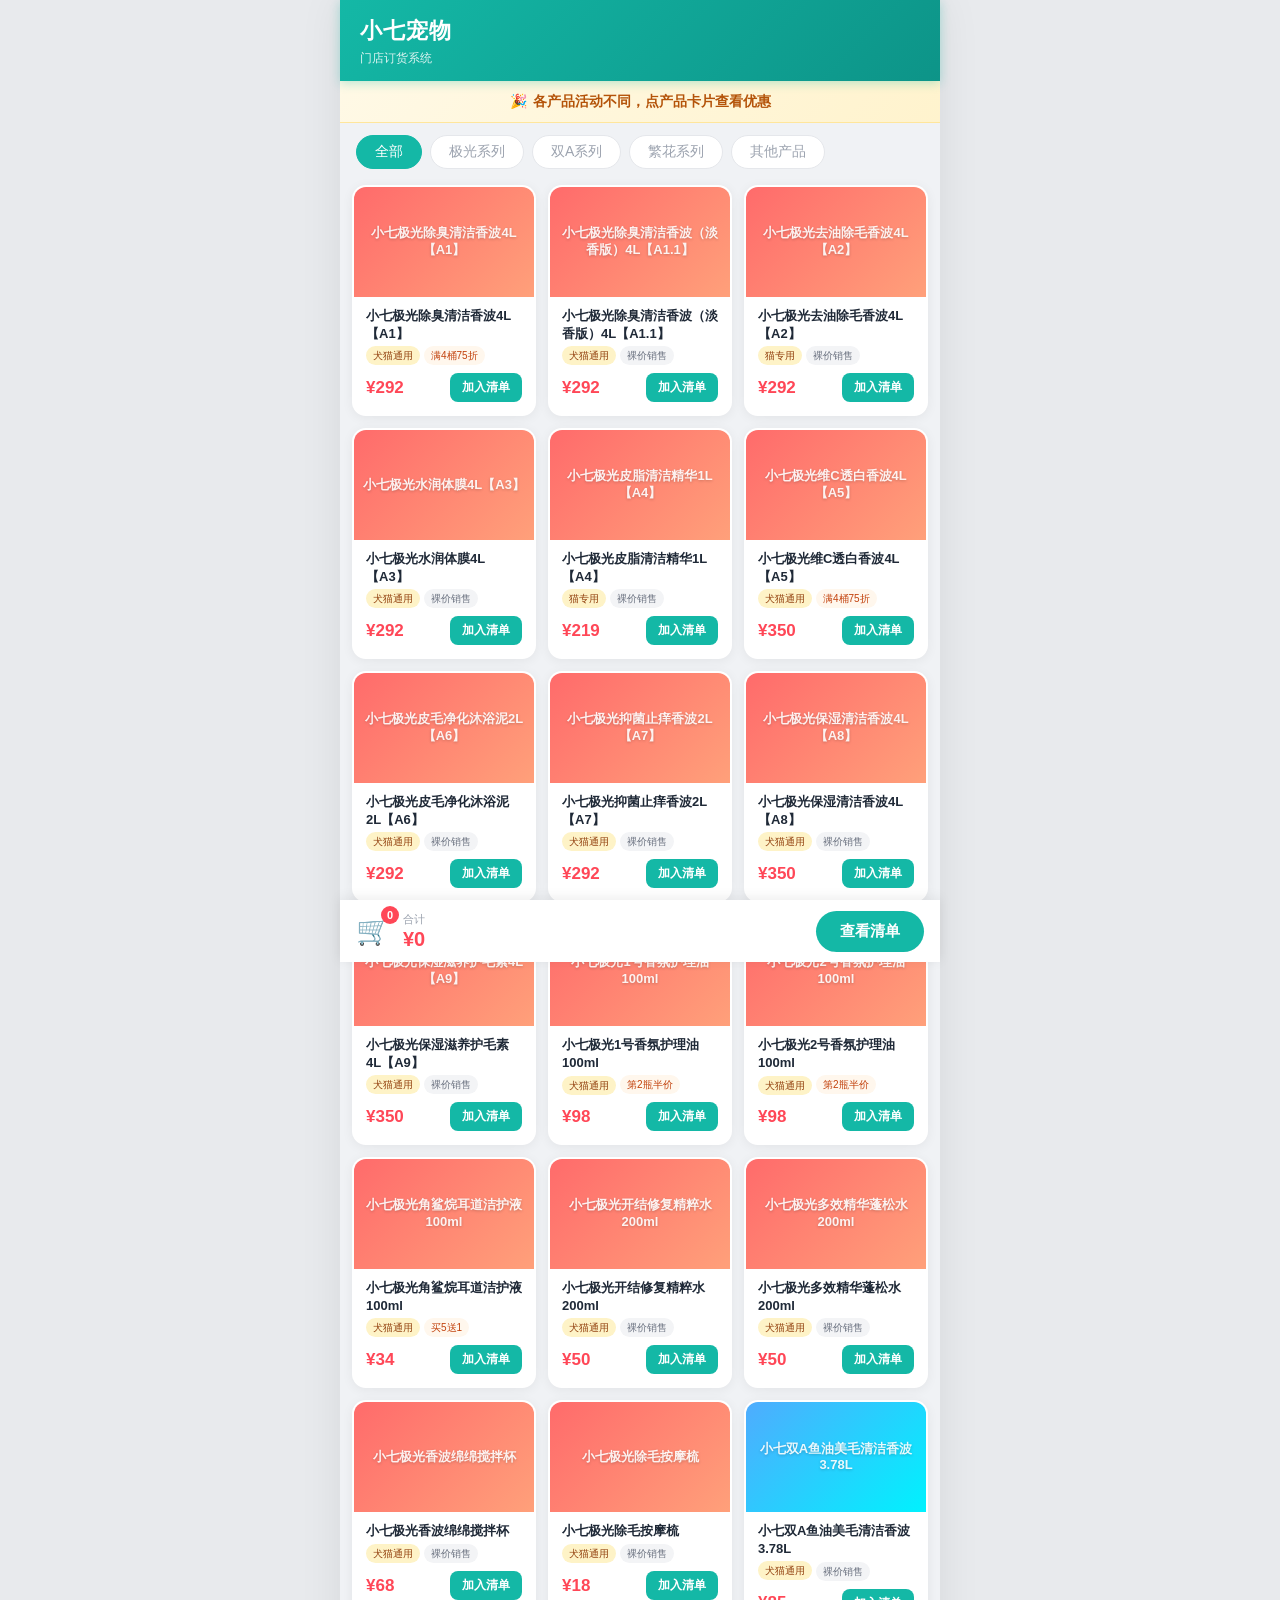
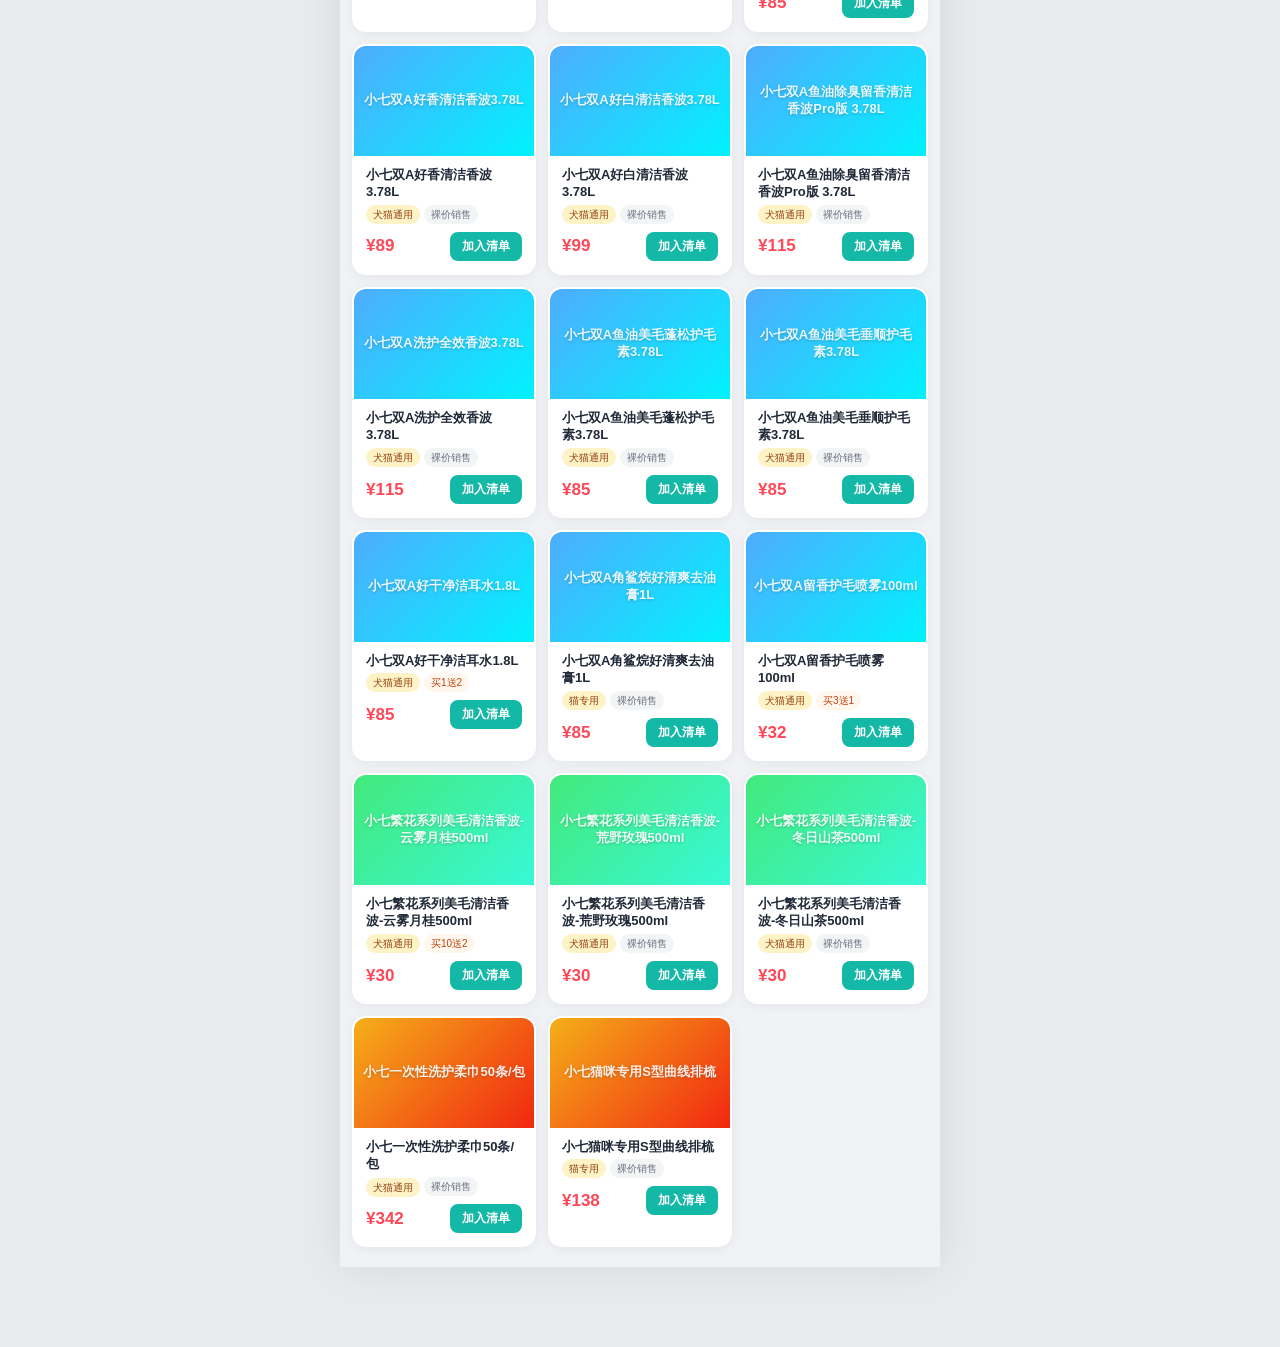
<file: index.html>
<!DOCTYPE html>
<html lang="zh-CN">
<head>
  <meta charset="UTF-8">
  <meta name="viewport" content="width=device-width, initial-scale=1.0, maximum-scale=1.0, user-scalable=no">
  <meta name="theme-color" content="#14B8A6">
  <title>小七宠物 · 门店订货系统</title>
  <link rel="stylesheet" href="styles.css">
</head>
<body>
  <div id="app">
    <!-- 顶部品牌区 -->
    <header class="header">
      <div class="header-content">
        <h1 class="brand-name" id="brandName">小七宠物</h1>
        <p class="brand-subtitle" id="brandSubtitle">门店订货系统</p>
      </div>
    </header>

    <!-- 活动横幅 -->
    <div class="promo-banner" id="promoBanner">
      <span class="promo-icon">🎉</span>
      <span class="promo-text">各产品活动不同，点产品卡片查看优惠</span>
    </div>

    <!-- 系列筛选 -->
    <div class="series-tabs" id="seriesTabs"></div>

    <!-- 产品列表 -->
    <main class="product-grid" id="productGrid"></main>

    <!-- 底部购物车栏 -->
    <div class="cart-bar" id="cartBar">
      <div class="cart-bar-left">
        <div class="cart-icon-wrapper">
          <span class="cart-icon">🛒</span>
          <span class="cart-badge" id="cartBadge">0</span>
        </div>
        <div class="cart-total">
          <span class="cart-total-label">合计</span>
          <span class="cart-total-amount" id="cartTotal">¥0</span>
        </div>
      </div>
      <button class="cart-bar-btn" id="openCartBtn">查看清单</button>
    </div>

    <!-- 购物车弹窗 -->
    <div class="overlay" id="cartOverlay">
      <div class="modal cart-modal">
        <div class="modal-header">
          <h2>订货清单</h2>
          <button class="close-btn" id="closeCartBtn">✕</button>
        </div>
        <div class="modal-body" id="cartItems"></div>
        <div class="modal-footer">
          <div class="cart-summary" id="cartSummary"></div>
          <div class="cart-footer-actions">
            <button class="clear-btn" id="clearCartBtn">清空</button>
            <button class="checkout-btn" id="checkoutBtn">确认下单</button>
          </div>
        </div>
      </div>
    </div>

    <!-- 订单确认弹窗 -->
    <div class="overlay" id="orderOverlay">
      <div class="modal order-modal" id="orderModal"></div>
    </div>

    <!-- 提示 toast -->
    <div class="toast" id="toast"></div>
  </div>
  <script src="app.js"></script>
</body>
</html>
</file>
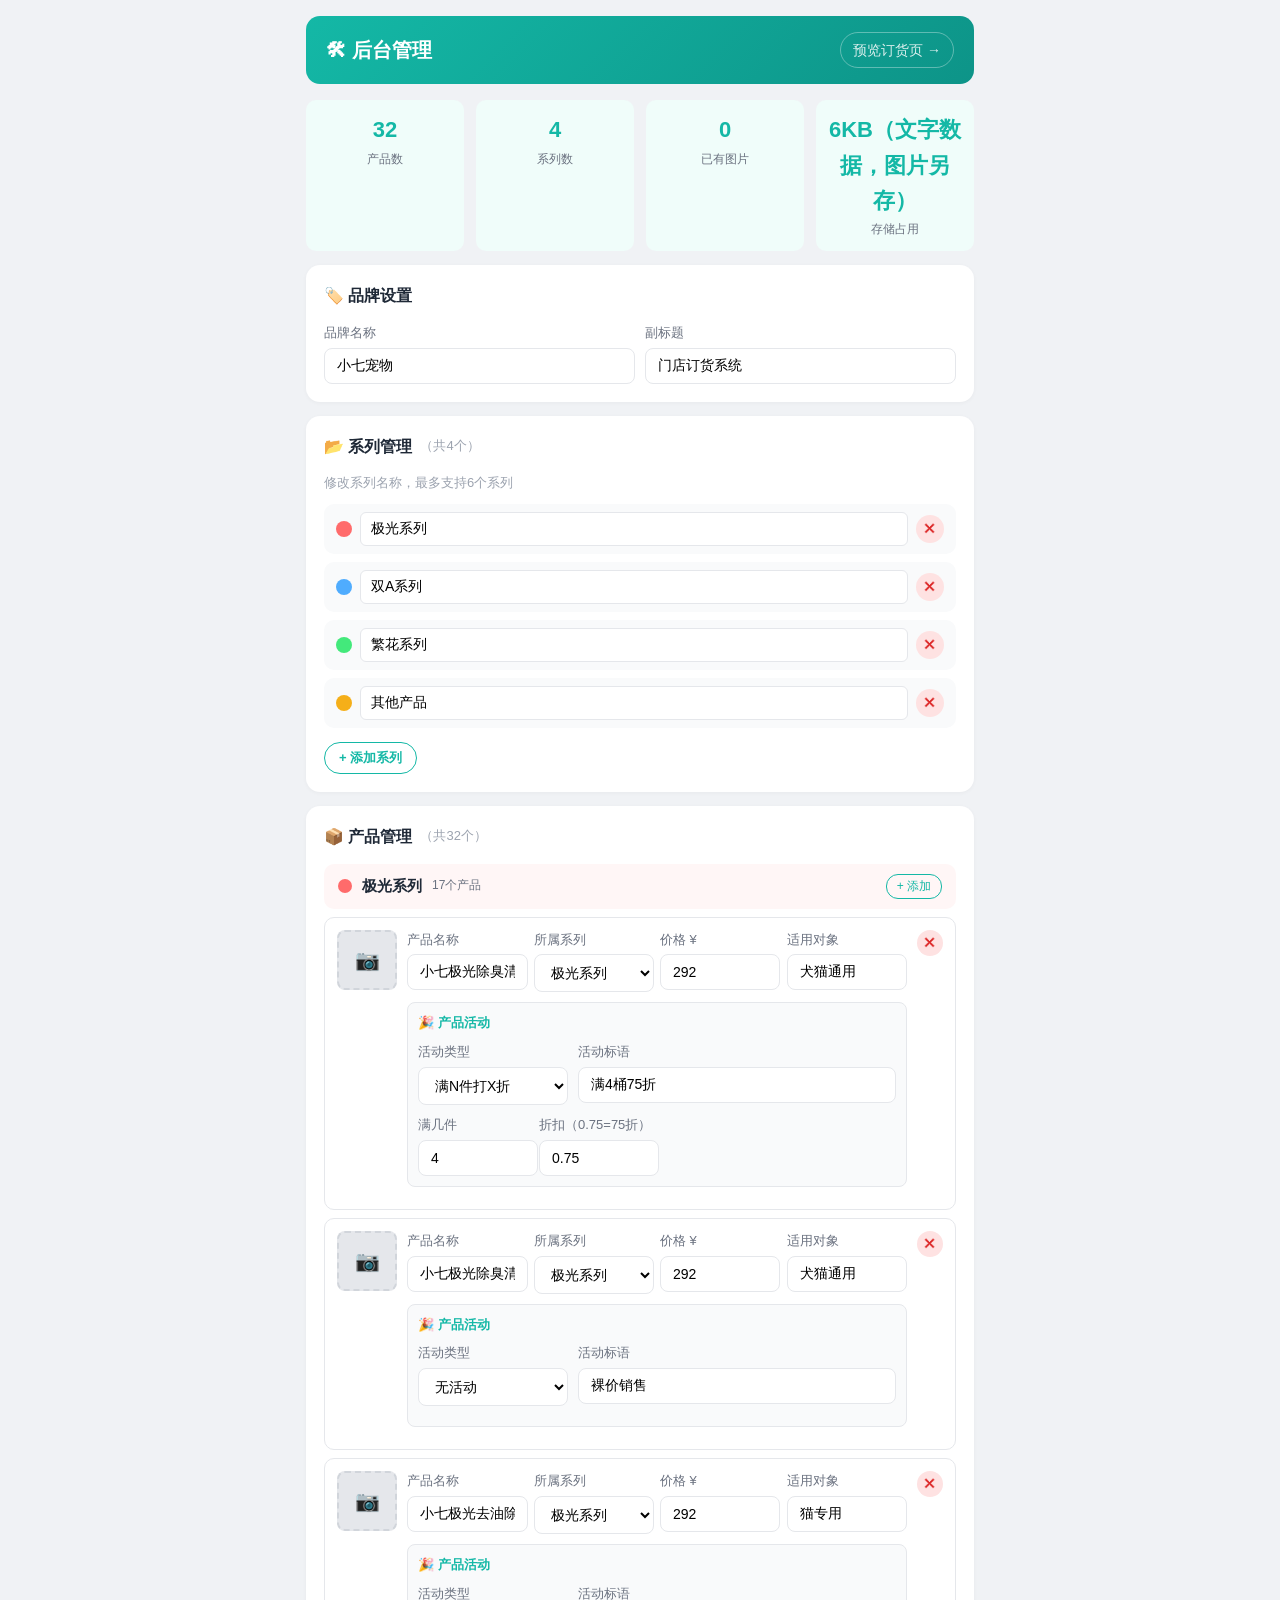
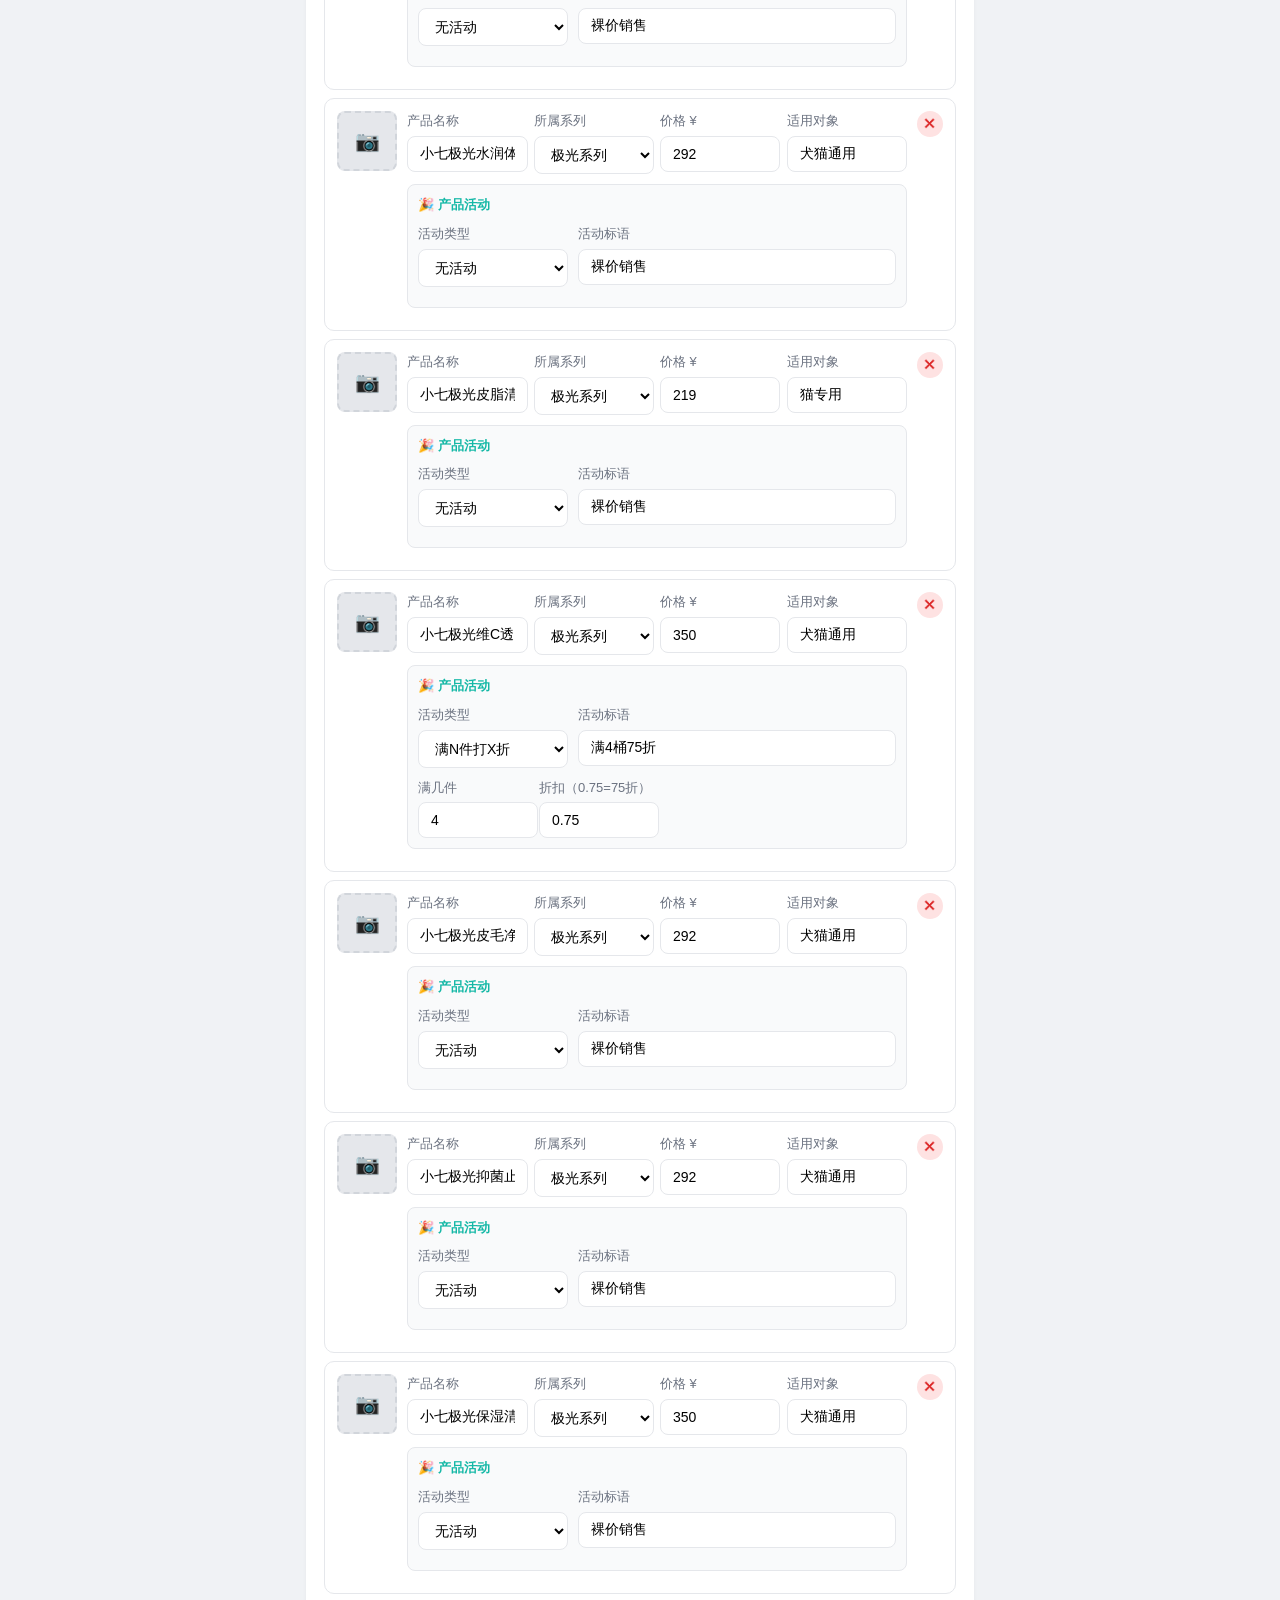
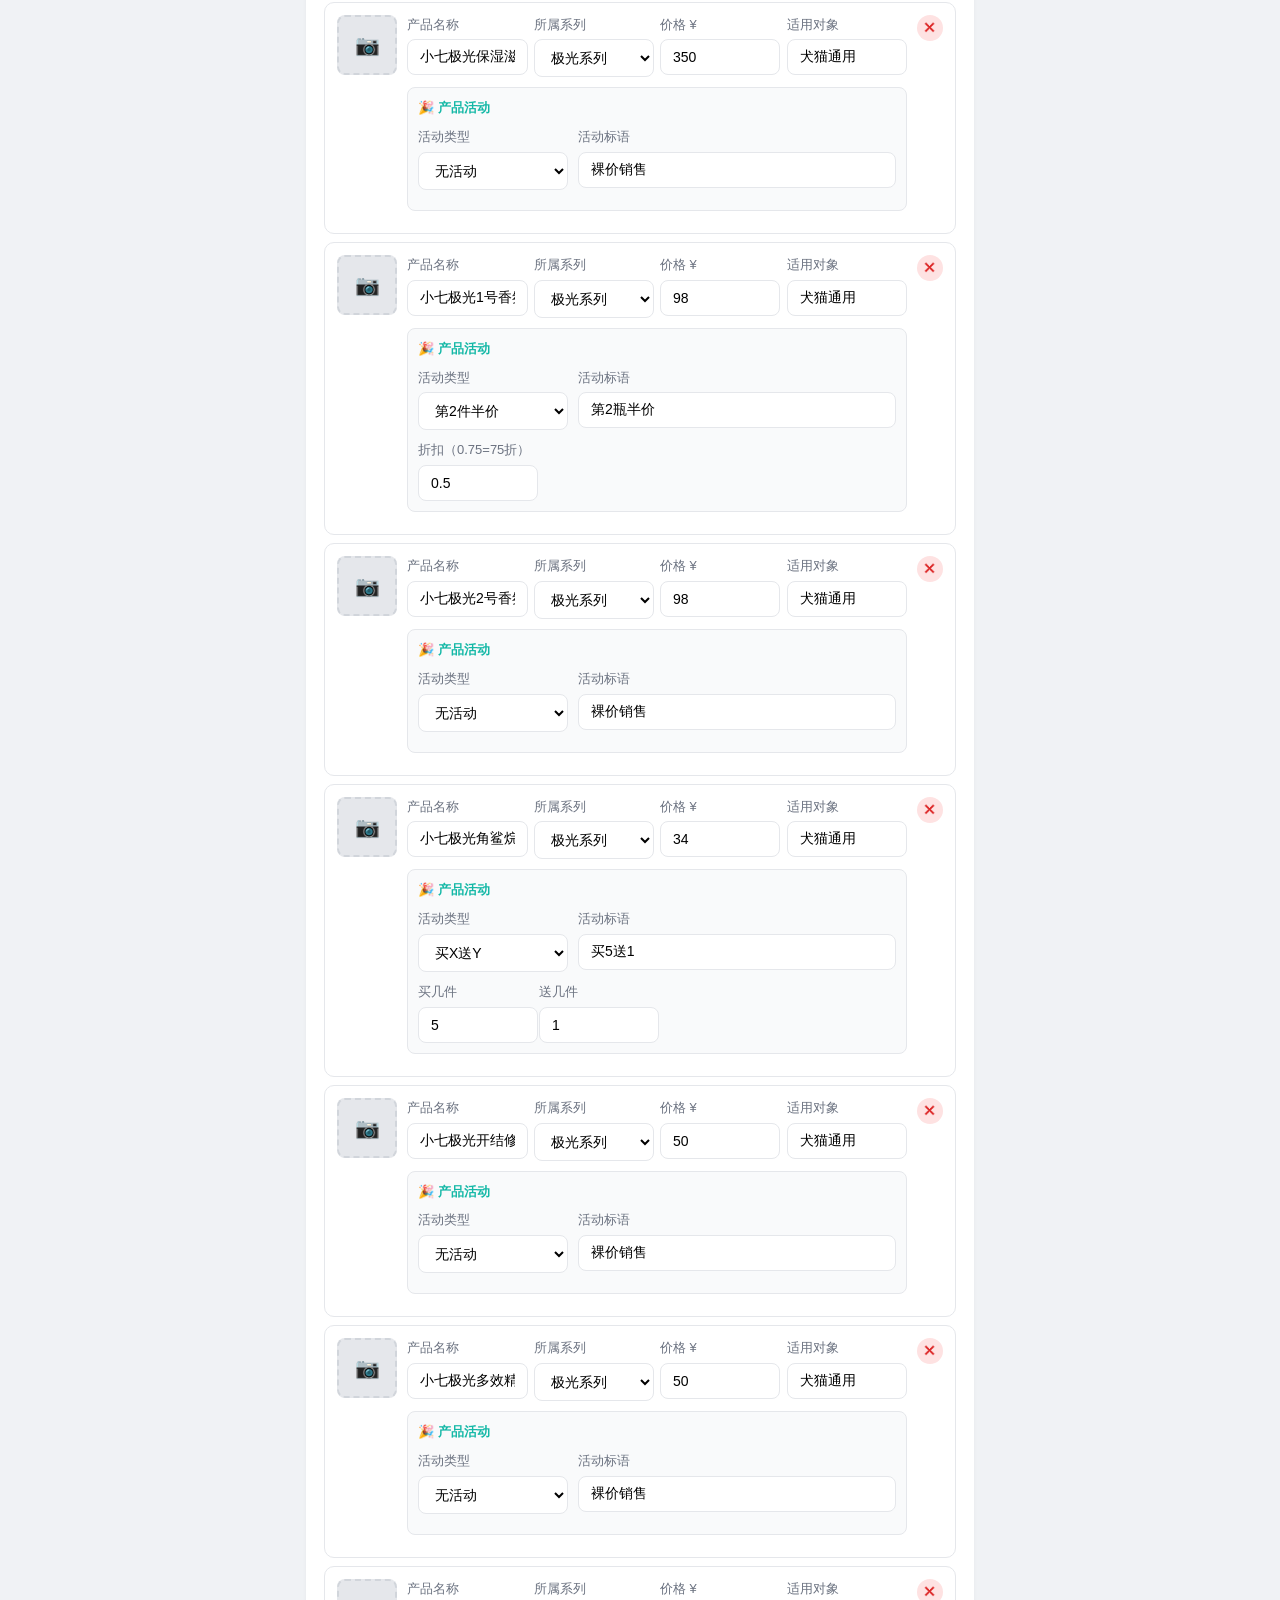
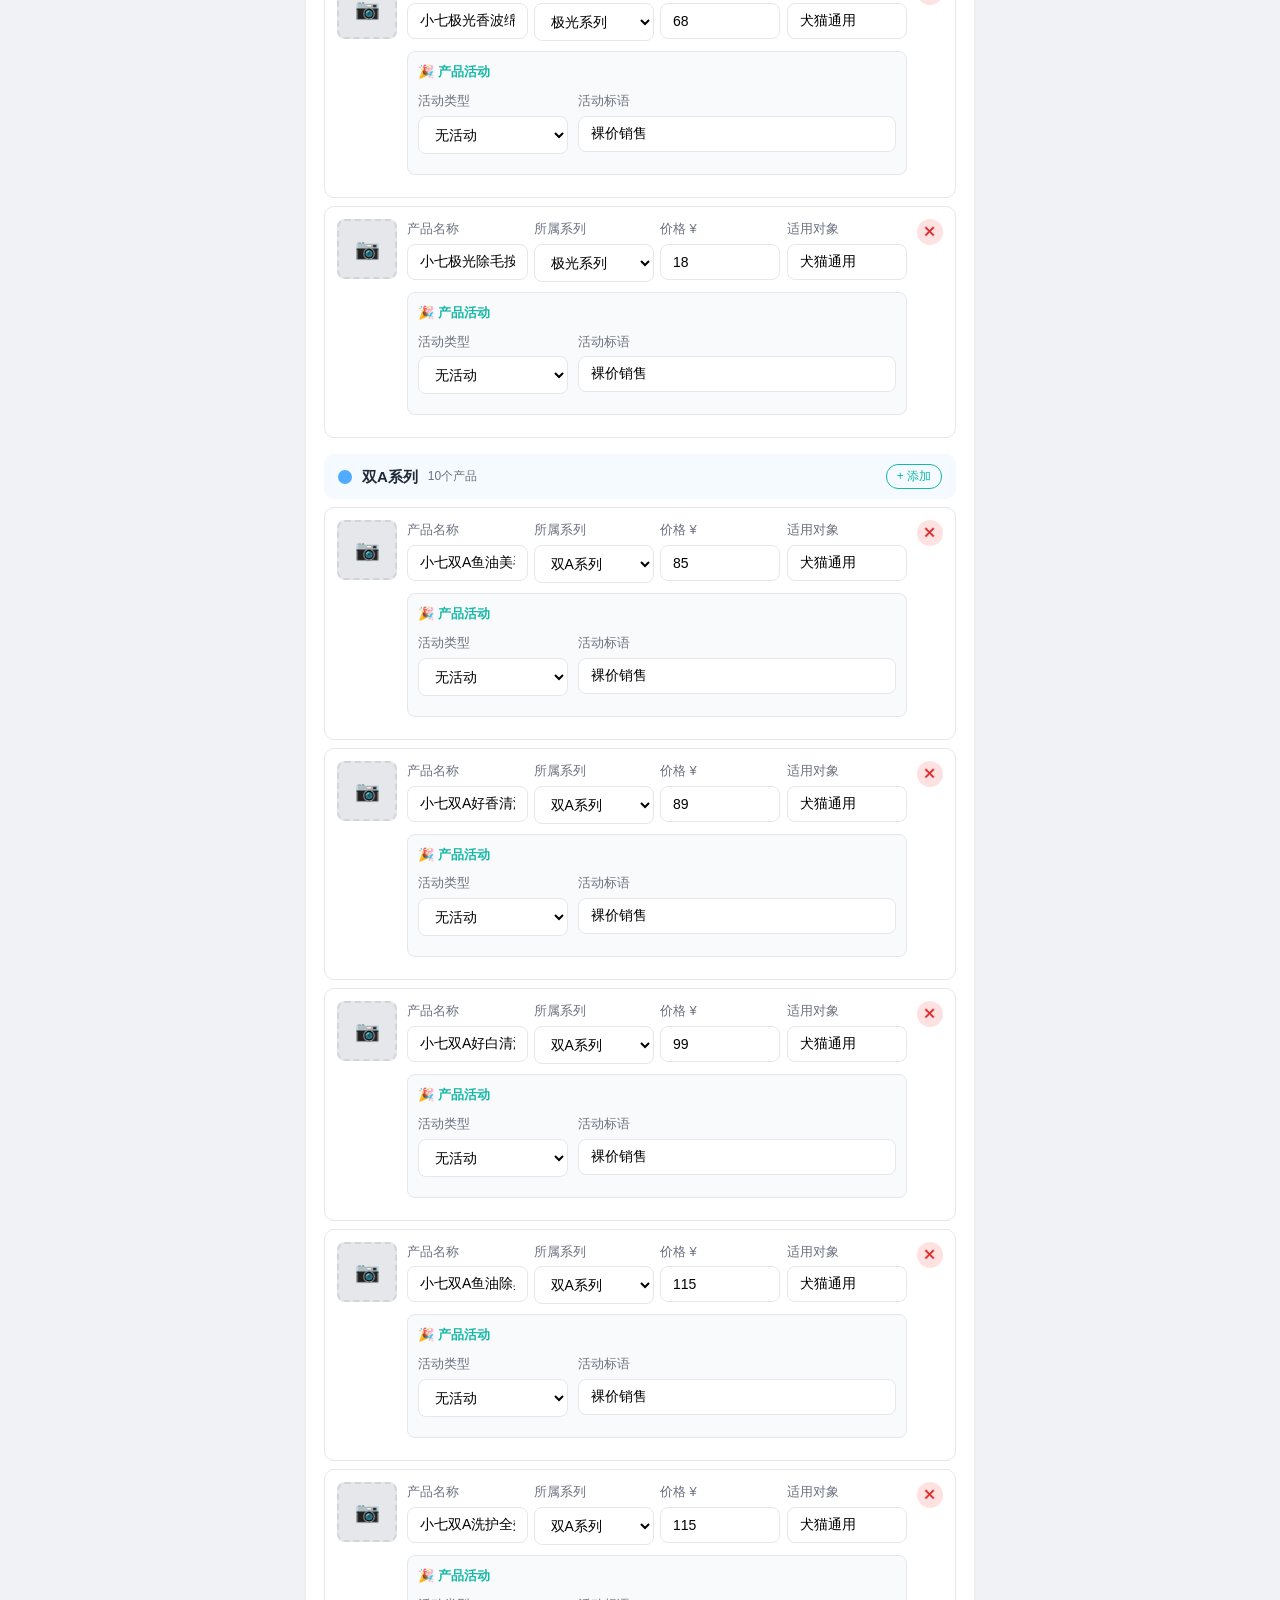
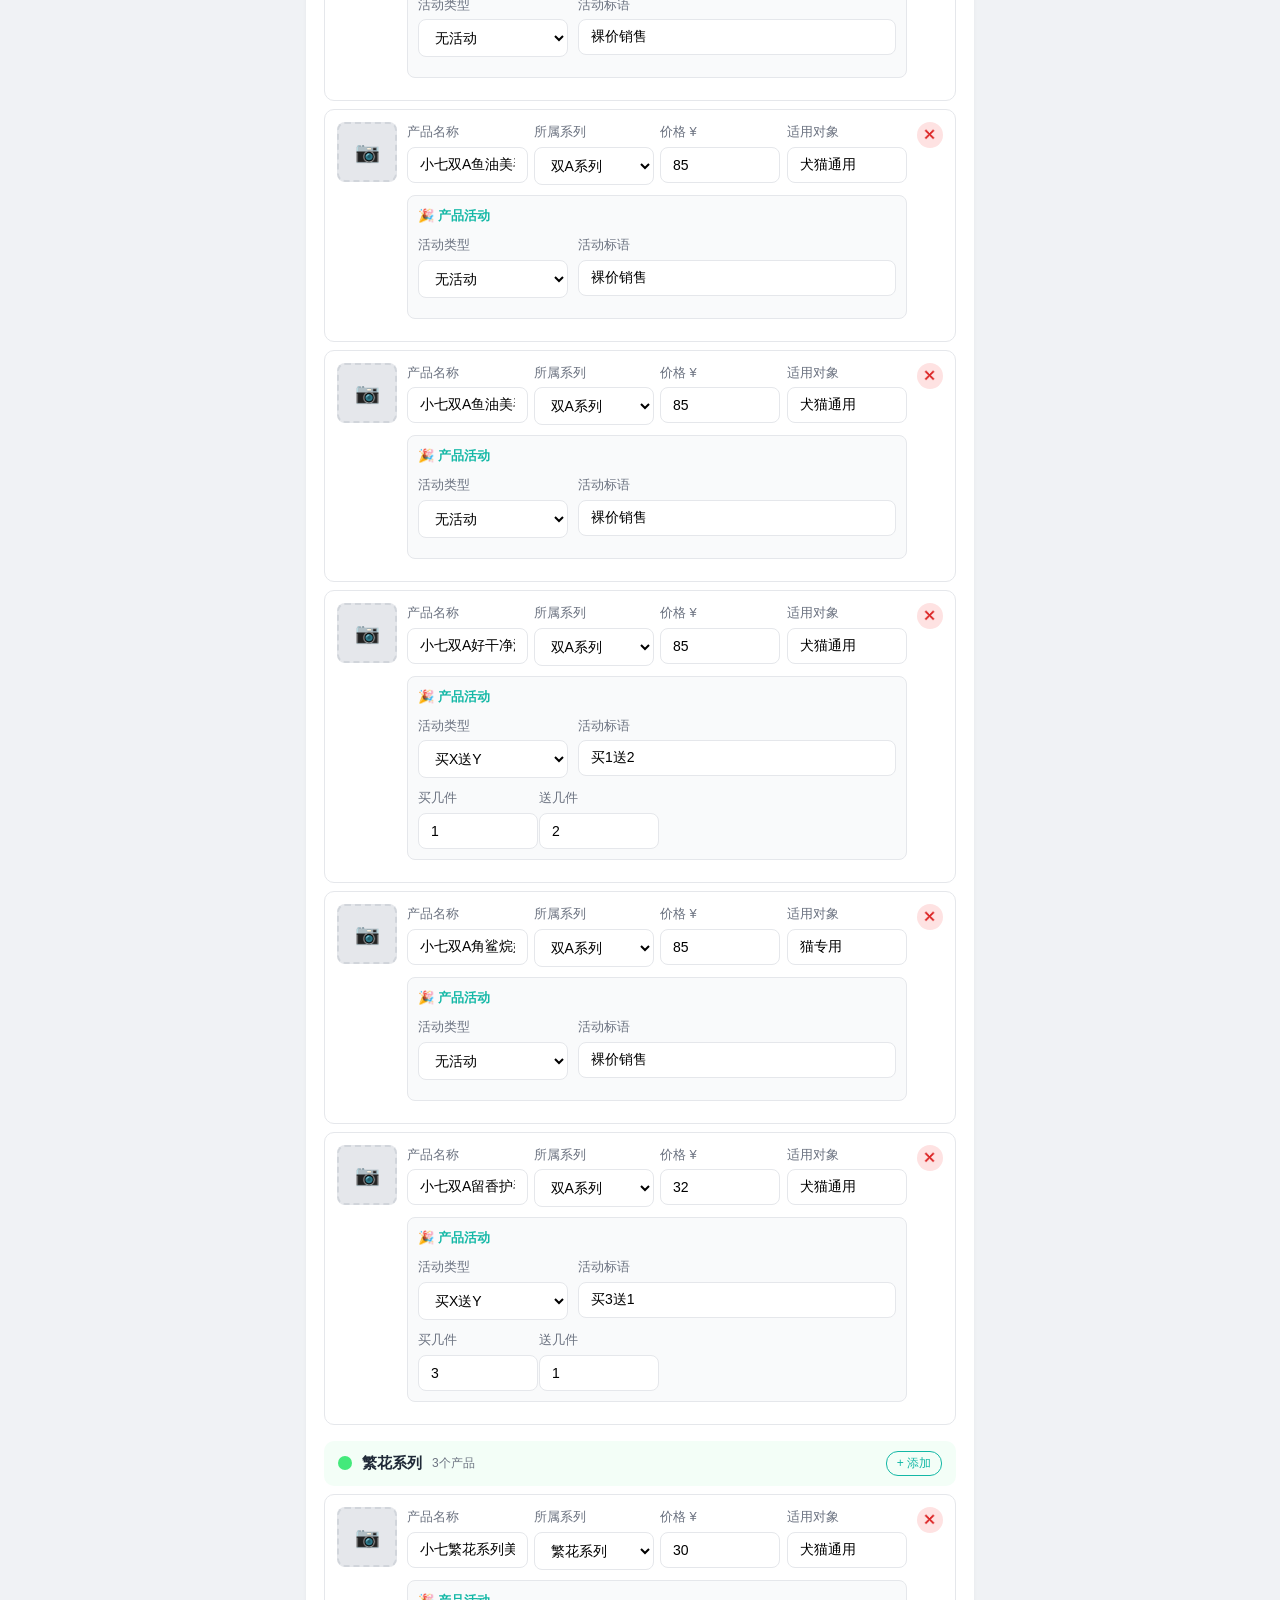
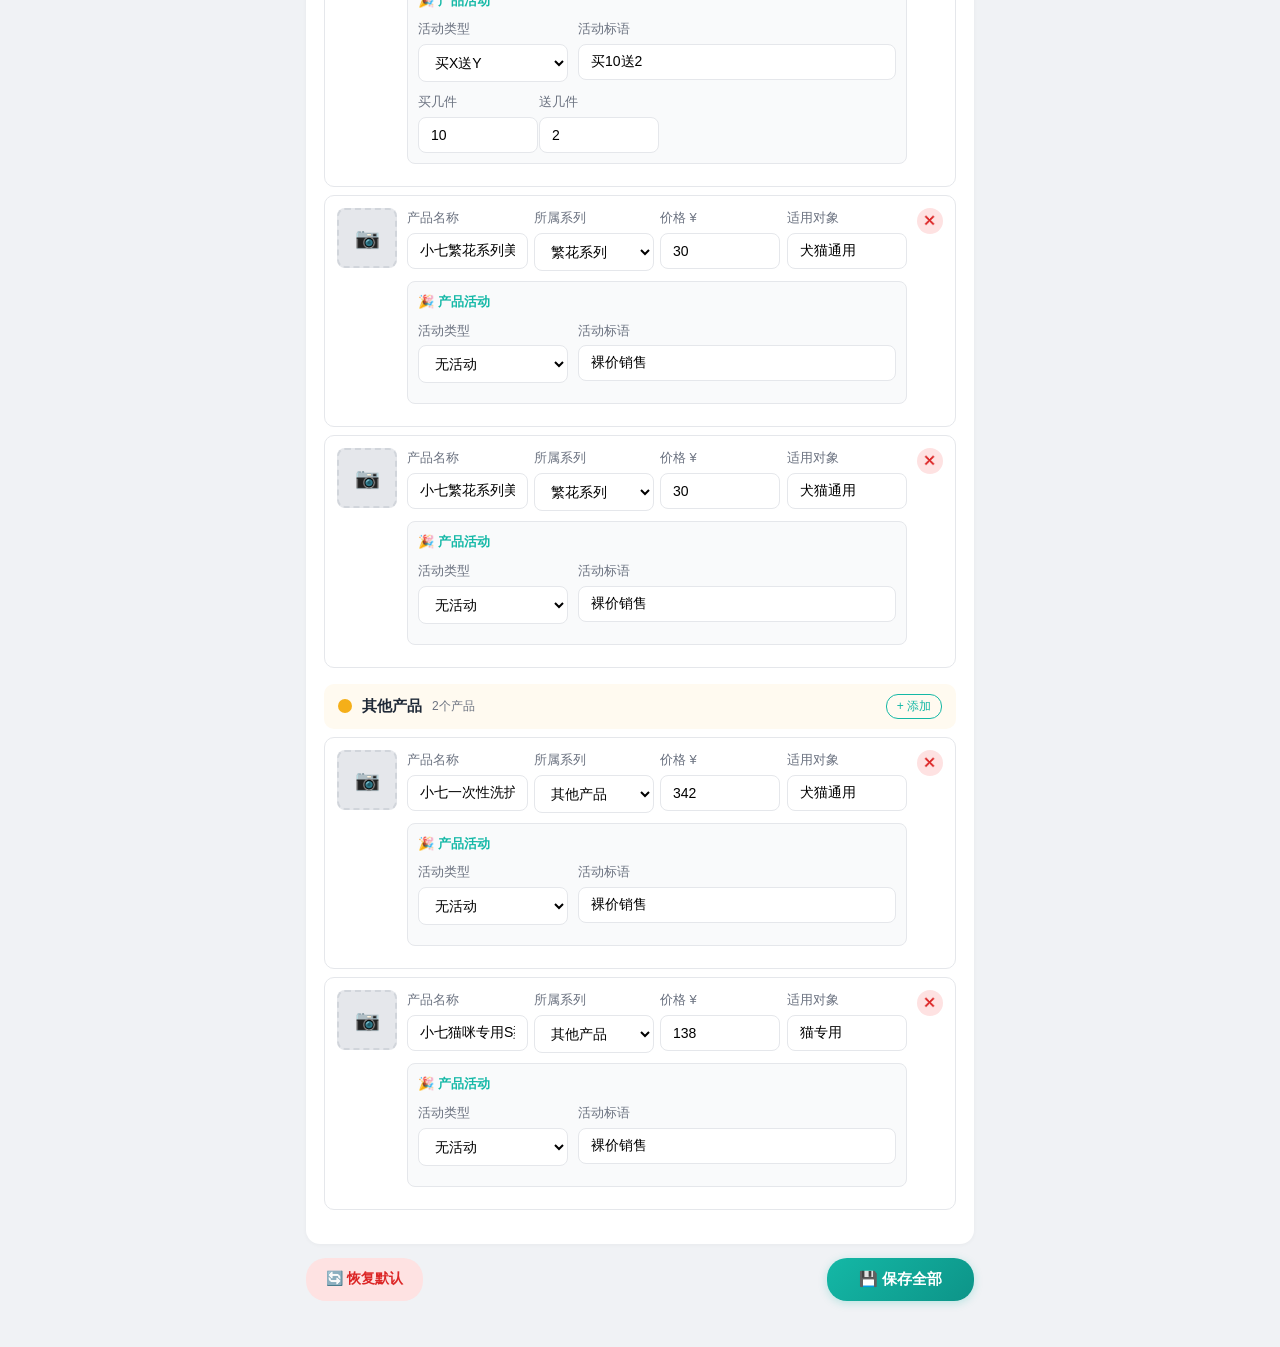
<file: admin.html>
<!DOCTYPE html>
<html lang="zh-CN">
<head>
<meta charset="UTF-8">
<meta name="viewport" content="width=device-width, initial-scale=1.0">
<title>后台管理</title>
<style>
*{margin:0;padding:0;box-sizing:border-box}
body{font-family:-apple-system,BlinkMacSystemFont,'Segoe UI','PingFang SC','Microsoft YaHei',sans-serif;background:#F0F2F5;color:#1F2937;line-height:1.6;-webkit-font-smoothing:antialiased}
.container{max-width:700px;margin:0 auto;padding:16px}
.header{background:linear-gradient(135deg,#14B8A6,#0D9488);color:#fff;padding:16px 20px;border-radius:14px;margin-bottom:16px;display:flex;align-items:center;justify-content:space-between}
.header h1{font-size:20px;font-weight:700}
.header a{color:#fff;font-size:14px;text-decoration:none;opacity:.85;padding:6px 12px;border:1px solid rgba(255,255,255,.4);border-radius:20px}
.section{background:#fff;border-radius:14px;padding:18px;margin-bottom:14px;box-shadow:0 1px 4px rgba(0,0,0,.04)}
.section h2{font-size:16px;font-weight:700;margin-bottom:14px;display:flex;align-items:center;gap:8px}
.form-row{display:flex;gap:10px;margin-bottom:10px;flex-wrap:wrap}
.form-row:last-child{margin-bottom:0}
.form-group{flex:1;min-width:120px}
.form-group label{display:block;font-size:13px;color:#6B7280;margin-bottom:4px;font-weight:500}
.form-group input,.form-group select{width:100%;padding:9px 12px;border:1.5px solid #E5E7EB;border-radius:8px;font-size:14px;font-family:inherit;transition:border-color .2s}
.form-group input:focus,.form-group select:focus{outline:none;border-color:#14B8A6}
.form-group select{background:#fff}
.btn{display:inline-flex;align-items:center;gap:6px;padding:9px 20px;border-radius:20px;font-size:14px;font-weight:600;cursor:pointer;border:none;transition:all .15s;font-family:inherit}
.btn:active{transform:scale(.96)}
.btn-primary{background:linear-gradient(135deg,#14B8A6,#0D9488);color:#fff;box-shadow:0 2px 8px rgba(20,184,166,.25)}
.btn-outline{background:#fff;color:#14B8A6;border:1.5px solid #14B8A6}
.btn-danger{background:#FEE2E2;color:#DC2626;border:none}
.btn-sm{padding:6px 14px;font-size:13px}
.section-actions{display:flex;gap:10px;margin-top:14px;flex-wrap:wrap}
/* 系列管理 */
.series-row{display:flex;align-items:center;gap:8px;margin-bottom:8px;background:#F9FAFB;padding:8px 12px;border-radius:10px}
.series-row .series-dot{width:16px;height:16px;border-radius:50%;flex-shrink:0}
.series-row input{flex:1;padding:8px 10px;border:1.5px solid #E5E7EB;border-radius:6px;font-size:14px;font-family:inherit}
.series-row input:focus{outline:none;border-color:#14B8A6}
.series-del{width:28px;height:28px;border-radius:50%;border:none;background:#FEE2E2;color:#DC2626;font-size:14px;cursor:pointer;flex-shrink:0}
/* 系列分组 */
.series-group{margin-bottom:16px}
.series-group-title{font-size:15px;font-weight:700;padding:10px 14px;border-radius:10px;margin-bottom:8px;display:flex;align-items:center;gap:10px;justify-content:space-between}
.series-group-title .sg-left{display:flex;align-items:center;gap:10px}
.series-group-title .sg-dot{width:14px;height:14px;border-radius:50%}
.series-group-title .sg-count{font-size:12px;font-weight:400;color:#6B7280}
.series-group-title .sg-add{font-size:12px;font-weight:500;color:#14B8A6;cursor:pointer;border:1px solid #14B8A6;padding:3px 10px;border-radius:12px;background:transparent}
/* 产品卡片 */
.product-card{background:#fff;border-radius:10px;padding:12px;margin-bottom:8px;border:1.5px solid #E5E7EB;transition:border-color .2s}
.product-card:hover{border-color:#14B8A6}
.product-card-header{display:flex;align-items:flex-start;gap:10px;margin-bottom:10px}
.product-image-area{width:60px;height:60px;border-radius:8px;overflow:hidden;flex-shrink:0;background:#E5E7EB;display:flex;align-items:center;justify-content:center;cursor:pointer;position:relative;border:2px dashed #D1D5DB;transition:all .2s}
.product-image-area:hover{border-color:#14B8A6;background:#F0FDFA}
.product-image-area img{width:100%;height:100%;object-fit:cover}
.product-image-area .placeholder{font-size:20px;color:#9CA3AF}
.product-image-area .upload-hint{position:absolute;bottom:0;left:0;right:0;background:rgba(0,0,0,.5);color:#fff;font-size:9px;text-align:center;padding:1px 0;opacity:0;transition:opacity .2s}
.product-image-area:hover .upload-hint{opacity:1}
.product-delete{flex-shrink:0;width:26px;height:26px;border-radius:50%;border:none;background:#FEE2E2;color:#DC2626;font-size:14px;cursor:pointer;display:flex;align-items:center;justify-content:center}
.product-delete:active{background:#FCA5A5}
.product-fields{display:grid;grid-template-columns:repeat(auto-fill,minmax(120px,1fr));gap:6px}
/* 活动设置 */
.promo-section{background:#F9FAFB;border-radius:8px;padding:10px;margin-top:10px;border:1px solid #E5E7EB}
.promo-title{font-size:13px;font-weight:600;color:#14B8A6;margin-bottom:8px;display:flex;align-items:center;gap:6px}
.promo-row{display:grid;grid-template-columns:repeat(auto-fill,minmax(110px,1fr));gap:6px}
.promo-field{display:none}
.promo-field.active{display:block}
.toast{position:fixed;bottom:40px;left:50%;transform:translateX(-50%) translateY(20px);background:rgba(0,0,0,.82);color:#fff;font-size:14px;padding:10px 24px;border-radius:24px;z-index:999;opacity:0;pointer-events:none;transition:all .3s;white-space:nowrap}
.toast.show{opacity:1;transform:translateX(-50%) translateY(0)}
.stats{display:flex;gap:12px;margin-bottom:14px;flex-wrap:wrap}
.stat-item{flex:1;min-width:70px;background:#F0FDFA;border-radius:10px;padding:12px;text-align:center}
.stat-num{font-size:22px;font-weight:700;color:#14B8A6}
.stat-label{font-size:12px;color:#6B7280;margin-top:2px}
.hidden-file{display:none}
.empty-hint{text-align:center;padding:40px 20px;color:#9CA3AF;font-size:14px}
.sec-count{font-weight:400;font-size:13px;color:#9CA3AF}
@media(max-width:480px){
  .product-fields{grid-template-columns:repeat(2,1fr)}
  .promo-row{grid-template-columns:repeat(2,1fr)}
}
</style>
</head>
<body>
<div class="container">

  <div class="header">
    <h1>🛠 后台管理</h1>
    <a href="index.html" target="_blank">预览订货页 →</a>
  </div>

  <div class="stats" id="stats">
    <div class="stat-item"><div class="stat-num" id="statCount">20</div><div class="stat-label">产品数</div></div>
    <div class="stat-item"><div class="stat-num" id="statSeries">4</div><div class="stat-label">系列数</div></div>
    <div class="stat-item"><div class="stat-num" id="statImages">0</div><div class="stat-label">已有图片</div></div>
    <div class="stat-item"><div class="stat-num" id="statStorage">0KB</div><div class="stat-label">存储占用</div></div>
  </div>

  <!-- 品牌设置 -->
  <div class="section">
    <h2>🏷️ 品牌设置</h2>
    <div class="form-row">
      <div class="form-group"><label>品牌名称</label><input id="brandName" placeholder="你的品牌名"></div>
      <div class="form-group"><label>副标题</label><input id="brandSubtitle" placeholder="如：门店订货系统"></div>
    </div>
  </div>

  <!-- 系列管理 -->
  <div class="section">
    <h2>📂 系列管理 <span class="sec-count">（共<span id="seriesCount">0</span>个）</span></h2>
    <p style="font-size:13px;color:#9CA3AF;margin-bottom:10px">修改系列名称，最多支持6个系列</p>
    <div id="seriesList"></div>
    <div class="section-actions">
      <button class="btn btn-outline btn-sm" onclick="addSeries()">+ 添加系列</button>
    </div>
  </div>

  <!-- 产品管理（按系列分组） -->
  <div class="section">
    <h2>📦 产品管理 <span class="sec-count">（共<span id="productCount">0</span>个）</span></h2>
    <div id="productList"></div>
  </div>

  <!-- 底部操作 -->
  <div class="section-actions" style="padding:0 0 30px;justify-content:space-between">
    <button class="btn btn-danger" onclick="resetAll()">🔄 恢复默认</button>
    <button class="btn btn-primary" style="padding:12px 32px;font-size:15px" onclick="saveAll()">💾 保存全部</button>
  </div>

</div>

<input type="file" accept="image/*" class="hidden-file" id="fileInput" onchange="handleFile(event)">

<div class="toast" id="toast"></div>

<script>
// ============================================
// 默认数据
// ============================================
const DEFAULTS = {
  brand: { name: '小七宠物', subtitle: '门店订货系统' },
  series: [
    { key: 'series1', name: '极光系列', color: '#FF6B6B' },
    { key: 'series2', name: '双A系列', color: '#4FACFE' },
    { key: 'series3', name: '繁花系列', color: '#43E97B' },
    { key: 'series4', name: '其他产品', color: '#F5AF19' },
  ],
  products: [
    { id:1,  name:'小七极光除臭清洁香波4L【A1】',               series:'series1', price:292, target:'犬猫通用', image:'', promotion:{type:'discount',  label:'满4桶75折', minQty:4, rate:0.75} },
    { id:2,  name:'小七极光除臭清洁香波（淡香版）4L【A1.1】',       series:'series1', price:292, target:'犬猫通用', image:'', promotion:{type:'none',      label:'裸价销售'} },
    { id:3,  name:'小七极光去油除毛香波4L【A2】',               series:'series1', price:292, target:'猫专用',   image:'', promotion:{type:'none',      label:'裸价销售'} },
    { id:4,  name:'小七极光水润体膜4L【A3】',                  series:'series1', price:292, target:'犬猫通用', image:'', promotion:{type:'none',      label:'裸价销售'} },
    { id:5,  name:'小七极光皮脂清洁精华1L【A4】',              series:'series1', price:219, target:'猫专用',   image:'', promotion:{type:'none',      label:'裸价销售'} },
    { id:6,  name:'小七极光维C透白香波4L【A5】',               series:'series1', price:350, target:'犬猫通用', image:'', promotion:{type:'discount',  label:'满4桶75折', minQty:4, rate:0.75} },
    { id:7,  name:'小七极光皮毛净化沐浴泥2L【A6】',             series:'series1', price:292, target:'犬猫通用', image:'', promotion:{type:'none',      label:'裸价销售'} },
    { id:8,  name:'小七极光抑菌止痒香波2L【A7】',              series:'series1', price:292, target:'犬猫通用', image:'', promotion:{type:'none',      label:'裸价销售'} },
    { id:9,  name:'小七极光保湿清洁香波4L【A8】',               series:'series1', price:350, target:'犬猫通用', image:'', promotion:{type:'none',      label:'裸价销售'} },
    { id:10, name:'小七极光保湿滋养护毛素4L【A9】',             series:'series1', price:350, target:'犬猫通用', image:'', promotion:{type:'none',      label:'裸价销售'} },
    { id:11, name:'小七极光1号香氛护理油100ml',                series:'series1', price: 98, target:'犬猫通用', image:'', promotion:{type:'secondHalf',label:'第2瓶半价', rate:0.5} },
    { id:12, name:'小七极光2号香氛护理油100ml',                series:'series1', price: 98, target:'犬猫通用', image:'', promotion:{type:'none',      label:'裸价销售'} },
    { id:13, name:'小七极光角鲨烷耳道洁护液100ml',              series:'series1', price: 34, target:'犬猫通用', image:'', promotion:{type:'buyXgetY',  label:'买5送1', buy:5, get:1} },
    { id:14, name:'小七极光开结修复精粹水200ml',                series:'series1', price: 50, target:'犬猫通用', image:'', promotion:{type:'none',      label:'裸价销售'} },
    { id:15, name:'小七极光多效精华蓬松水200ml',                series:'series1', price: 50, target:'犬猫通用', image:'', promotion:{type:'none',      label:'裸价销售'} },
    { id:16, name:'小七极光香波绵绵搅拌杯',                     series:'series1', price: 68, target:'犬猫通用', image:'', promotion:{type:'none',      label:'裸价销售'} },
    { id:17, name:'小七极光除毛按摩梳',                         series:'series1', price: 18, target:'犬猫通用', image:'', promotion:{type:'none',      label:'裸价销售'} },
    { id:18, name:'小七双A鱼油美毛清洁香波3.78L',              series:'series2', price: 85, target:'犬猫通用', image:'', promotion:{type:'none',      label:'裸价销售'} },
    { id:19, name:'小七双A好香清洁香波3.78L',                 series:'series2', price: 89, target:'犬猫通用', image:'', promotion:{type:'none',      label:'裸价销售'} },
    { id:20, name:'小七双A好白清洁香波3.78L',                 series:'series2', price: 99, target:'犬猫通用', image:'', promotion:{type:'none',      label:'裸价销售'} },
    { id:21, name:'小七双A鱼油除臭留香清洁香波Pro版 3.78L',    series:'series2', price:115, target:'犬猫通用', image:'', promotion:{type:'none',      label:'裸价销售'} },
    { id:22, name:'小七双A洗护全效香波3.78L',                 series:'series2', price:115, target:'犬猫通用', image:'', promotion:{type:'none',      label:'裸价销售'} },
    { id:23, name:'小七双A鱼油美毛蓬松护毛素3.78L',            series:'series2', price: 85, target:'犬猫通用', image:'', promotion:{type:'none',      label:'裸价销售'} },
    { id:24, name:'小七双A鱼油美毛垂顺护毛素3.78L',            series:'series2', price: 85, target:'犬猫通用', image:'', promotion:{type:'none',      label:'裸价销售'} },
    { id:25, name:'小七双A好干净洁耳水1.8L',                   series:'series2', price: 85, target:'犬猫通用', image:'', promotion:{type:'buyXgetY',  label:'买1送2', buy:1, get:2} },
    { id:26, name:'小七双A角鲨烷好清爽去油膏1L',               series:'series2', price: 85, target:'猫专用',   image:'', promotion:{type:'none',      label:'裸价销售'} },
    { id:27, name:'小七双A留香护毛喷雾100ml',                   series:'series2', price: 32, target:'犬猫通用', image:'', promotion:{type:'buyXgetY',  label:'买3送1', buy:3, get:1} },
    { id:28, name:'小七繁花系列美毛清洁香波-云雾月桂500ml',      series:'series3', price: 30, target:'犬猫通用', image:'', promotion:{type:'buyXgetY',  label:'买10送2', buy:10, get:2} },
    { id:29, name:'小七繁花系列美毛清洁香波-荒野玫瑰500ml',      series:'series3', price: 30, target:'犬猫通用', image:'', promotion:{type:'none',      label:'裸价销售'} },
    { id:30, name:'小七繁花系列美毛清洁香波-冬日山茶500ml',      series:'series3', price: 30, target:'犬猫通用', image:'', promotion:{type:'none',      label:'裸价销售'} },
    { id:31, name:'小七一次性洗护柔巾50条/包',                  series:'series4', price:342, target:'犬猫通用', image:'', promotion:{type:'none',      label:'裸价销售'} },
    { id:32, name:'小七猫咪专用S型曲线排梳',                     series:'series4', price:138, target:'猫专用',   image:'', promotion:{type:'none',      label:'裸价销售'} },
  ]
};

let store = JSON.parse(JSON.stringify(DEFAULTS));
let editingImageId = null;
let imageCache = {}; // { imgKey: base64 }

const IMG_DB_NAME = 'ProductImagesDB';
const IMG_STORE = 'images';

// ============================================
// IndexedDB 图片存储
// ============================================
function openImgDB() {
  return new Promise(function(resolve, reject) {
    if (!window.indexedDB) { resolve(null); return; }
    var req = indexedDB.open(IMG_DB_NAME, 1);
    req.onerror = function() { reject(req.error); };
    req.onsuccess = function() { resolve(req.result); };
    req.onupgradeneeded = function(e) {
      var db = e.target.result;
      if (!db.objectStoreNames.contains(IMG_STORE)) db.createObjectStore(IMG_STORE);
    };
  });
}

function saveImageToDB(key, base64) {
  return openImgDB().then(function(db) {
    if (!db) return Promise.reject('no indexedDB');
    return new Promise(function(resolve, reject) {
      var tx = db.transaction([IMG_STORE], 'readwrite');
      tx.objectStore(IMG_STORE).put(base64, key);
      tx.oncomplete = function() { imageCache[key] = base64; resolve(); };
      tx.onerror = function() { reject(tx.error); };
    });
  });
}

function loadImageFromDB(key) {
  if (imageCache[key]) return Promise.resolve(imageCache[key]);
  return openImgDB().then(function(db) {
    if (!db) return Promise.resolve('');
    return new Promise(function(resolve) {
      var tx = db.transaction([IMG_STORE], 'readonly');
      var req = tx.objectStore(IMG_STORE).get(key);
      req.onsuccess = function() {
        var data = req.result || '';
        if (data) imageCache[key] = data;
        resolve(data);
      };
      req.onerror = function() { resolve(''); };
    });
  });
}

function deleteImageFromDB(key) {
  delete imageCache[key];
  return openImgDB().then(function(db) {
    if (!db) return Promise.resolve();
    return new Promise(function(resolve) {
      var tx = db.transaction([IMG_STORE], 'readwrite');
      tx.objectStore(IMG_STORE).delete(key);
      tx.oncomplete = function() { resolve(); };
      tx.onerror = function() { resolve(); };
    });
  });
}

function clearAllImagesDB() {
  imageCache = {};
  return openImgDB().then(function(db) {
    if (!db) return Promise.resolve();
    return new Promise(function(resolve) {
      var tx = db.transaction([IMG_STORE], 'readwrite');
      tx.objectStore(IMG_STORE).clear();
      tx.oncomplete = function() { resolve(); };
      tx.onerror = function() { resolve(); };
    });
  });
}

function imageKeyFor(productId) {
  return 'img_' + productId;
}

// ============================================
// 数据加载
// ============================================
function loadData() {
  try {
    var raw = localStorage.getItem('storeData');
    // 旧版本可能把大图 base64 存在 localStorage，超过 2MB 直接清空用默认
    if (raw && raw.length > 2 * 1024 * 1024) {
      console.warn('storeData 过大，自动清空');
      localStorage.removeItem('storeData');
      raw = null;
    }
    if (raw) {
      var saved = JSON.parse(raw);
      if (saved.brand) store.brand = saved.brand;
      if (saved.series && saved.series.length) store.series = saved.series;
      if (saved.products && saved.products.length) store.products = saved.products;
    }
  } catch(e) {
    console.warn('localStorage 读取失败，使用默认数据', e);
  }
  // 补全旧数据字段 / 迁移旧图片到 IndexedDB
  store.products.forEach(function(p) {
    if (!p.series) p.series = 'series1';
    if (!p.image) p.image = '';
    if (!p.promotion) p.promotion = { type: 'none', label: '裸价销售' };
    if (!p.promotion.type) p.promotion.type = 'none';
    if (!p.promotion.label) p.promotion.label = '裸价销售';
    delete p.size; delete p.category; delete p.usage; delete p.dilution; delete p.emoji;

    // 旧数据：image 存的是 base64，迁移到 IndexedDB
    if (p.image && p.image.startsWith('data:')) {
      var key = imageKeyFor(p.id);
      saveImageToDB(key, p.image).catch(function(){});
      p.image = key;
    }
  });
}

// ============================================
// 保存全部
// ============================================
function saveAll() {
  // 品牌
  store.brand.name = document.getElementById('brandName').value.trim() || DEFAULTS.brand.name;
  store.brand.subtitle = document.getElementById('brandSubtitle').value.trim() || DEFAULTS.brand.subtitle;

  // 系列
  var sRows = document.querySelectorAll('.series-row');
  var seriesList = [];
  sRows.forEach(function(row, idx) {
    var input = row.querySelector('input');
    seriesList.push({
      key: store.series[idx] ? store.series[idx].key : ('series' + (idx + 1)),
      name: input.value.trim() || ('系列' + (idx + 1)),
      color: store.series[idx] ? store.series[idx].color : '#14B8A6',
    });
  });
  store.series = seriesList;

  // 产品（从表单收集）
  var cards = document.querySelectorAll('.product-card');
  var products = [];
  cards.forEach(function(card, idx) {
    var type = card.querySelector('.p-promo-type').value;
    var promotion = { type: type, label: (card.querySelector('.p-promo-label').value.trim() || '裸价销售') };

    if (type === 'discount') {
      promotion.minQty = parseInt(card.querySelector('.p-promo-minQty').value) || 1;
      promotion.rate = parseFloat(card.querySelector('.p-promo-rate').value) || 1;
    } else if (type === 'buyXgetY') {
      promotion.buy = parseInt(card.querySelector('.p-promo-buy').value) || 1;
      promotion.get = parseInt(card.querySelector('.p-promo-get').value) || 1;
    } else if (type === 'secondHalf') {
      promotion.rate = parseFloat(card.querySelector('.p-promo-rate').value) || 0.5;
    }

    products.push({
      id: store.products[idx] ? store.products[idx].id : (idx + 1),
      name: card.querySelector('.p-name').value.trim() || '未命名',
      series: card.querySelector('.p-series').value,
      price: parseFloat(card.querySelector('.p-price').value) || 0,
      target: card.querySelector('.p-target').value.trim() || '',
      image: store.products[idx] ? (store.products[idx].image || '') : '',
      promotion: promotion,
    });
  });
  store.products = products;

  // 保存元数据到 localStorage（不含图片 base64）
  try {
    localStorage.setItem('storeData', JSON.stringify(store));
    showToast('✅ 保存成功！刷新订货页即可看到效果');
  } catch(e) {
    showToast('❌ 保存失败：' + e.message);
  }
  updateStats();
}

// ============================================
// 恢复默认
// ============================================
function resetAll() {
  if (!confirm('确定要恢复到默认数据吗？你修改的内容和图片将会丢失。')) return;
  store = JSON.parse(JSON.stringify(DEFAULTS));
  localStorage.removeItem('storeData');
  clearAllImagesDB().then(function() { renderAll(); });
  showToast('已恢复默认');
}

// ============================================
// 系列操作
// ============================================
function addSeries() {
  if (store.series.length >= 6) { showToast('最多6个系列'); return; }
  var idx = store.series.length + 1;
  store.series.push({ key: 'series' + idx, name: '系列' + idx, color: '#14B8A6' });
  renderAll();
}

function removeSeries(idx) {
  if (store.series.length <= 1) { showToast('至少保留一个系列'); return; }
  store.series.splice(idx, 1);
  renderAll();
}

// ============================================
// 产品操作
// ============================================
function addProduct(seriesKey) {
  var maxId = store.products.reduce(function(m, p) { return Math.max(m, p.id); }, 0);
  store.products.push({
    id: maxId + 1,
    name: '',
    series: seriesKey || store.series[0].key,
    price: 0,
    target: '',
    image: '',
    promotion: { type: 'none', label: '裸价销售' }
  });
  renderProductList();
  updateStats();
}

function removeProduct(idx) {
  if (store.products.length <= 1) { showToast('至少保留一个产品'); return; }
  var p = store.products[idx];
  if (p.image) deleteImageFromDB(p.image);
  store.products.splice(idx, 1);
  renderProductList();
  updateStats();
}

// ============================================
// 图片上传
// ============================================
function triggerUpload(idx) {
  editingImageId = idx;
  document.getElementById('fileInput').click();
}

function handleFile(e) {
  var file = e.target.files[0];
  if (!file) return;
  if (!file.type.startsWith('image/')) { showToast('请选择图片文件'); return; }
  if (file.size > 5 * 1024 * 1024) { showToast('图片不要超过5MB'); return; }

  var reader = new FileReader();
  reader.onload = function(ev) {
    var img = new Image();
    img.onload = function() {
      var canvas = document.createElement('canvas');
      var maxW = 320;
      var w = img.width, h = img.height;
      if (w > maxW) { h = (maxW / w) * h; w = maxW; }
      canvas.width = w; canvas.height = h;
      canvas.getContext('2d').drawImage(img, 0, 0, w, h);
      var base64 = canvas.toDataURL('image/jpeg', 0.55);

      var p = store.products[editingImageId];
      var oldKey = p.image;
      var newKey = imageKeyFor(p.id);

      // 删除旧图
      if (oldKey && oldKey !== newKey) deleteImageFromDB(oldKey);

      saveImageToDB(newKey, base64).then(function() {
        p.image = newKey;
        renderProductList();
        updateStats();
        showToast('图片上传成功');
      }).catch(function(err) {
        showToast('❌ 图片保存失败：' + err);
      });
    };
    img.src = ev.target.result;
  };
  reader.readAsDataURL(file);
  e.target.value = '';
}

function removeImage(idx) {
  var p = store.products[idx];
  if (p.image) deleteImageFromDB(p.image);
  p.image = '';
  renderProductList();
  updateStats();
}

// ============================================
// 活动类型切换
// ============================================
function onPromoTypeChange(select) {
  var card = select.closest('.product-card');
  var type = select.value;
  card.querySelectorAll('.promo-field').forEach(function(el) {
    var types = (el.dataset.type || '').split(' ');
    el.classList.toggle('active', types.indexOf(type) !== -1);
  });
}

// ============================================
// 渲染
// ============================================
function renderAll() {
  document.getElementById('brandName').value = store.brand.name;
  document.getElementById('brandSubtitle').value = store.brand.subtitle;
  renderSeriesList();
  renderProductList();
  updateStats();
}

function renderSeriesList() {
  document.getElementById('seriesCount').textContent = store.series.length;
  var container = document.getElementById('seriesList');
  container.innerHTML = store.series.map(function(s, i) {
    return '<div class="series-row">' +
      '<div class="series-dot" style="background:' + escAttr(s.color || '#14B8A6') + '"></div>' +
      '<input value="' + escAttr(s.name) + '" placeholder="系列名称" oninput="updateSeriesName(' + i + ', this.value)">' +
      '<button class="series-del" onclick="removeSeries(' + i + ')" title="删除系列">✕</button>' +
    '</div>';
  }).join('');
}

function updateSeriesName(idx, value) {
  store.series[idx].name = value.trim() || ('系列' + (idx + 1));
  renderProductList();
}

function renderProductList() {
  var container = document.getElementById('productList');
  document.getElementById('productCount').textContent = store.products.length;

  // 按系列分组
  var html = '';
  store.series.forEach(function(s) {
    var list = store.products.filter(function(p) { return p.series === s.key; });

    html += '<div class="series-group">';
    html += '<div class="series-group-title" style="background:' + escAttr(s.color || '#14B8A6') + '10">';
    html += '<div class="sg-left"><div class="sg-dot" style="background:' + escAttr(s.color || '#14B8A6') + '"></div>' + escAttr(s.name) + ' <span class="sg-count">' + list.length + '个产品</span></div>';
    html += '<button class="sg-add" onclick="addProduct(\'' + escAttr(s.key) + '\')">+ 添加</button>';
    html += '</div>';

    if (list.length === 0) {
      html += '<div style="text-align:center;padding:20px;color:#9CA3AF;font-size:13px">该系列暂无产品，点击上方"+ 添加"</div>';
    } else {
      list.forEach(function(p) {
        var idx = store.products.indexOf(p);
        var selOpts = store.series.map(function(ss) {
          return '<option value="' + escAttr(ss.key) + '"' + (ss.key === p.series ? ' selected' : '') + '>' + escAttr(ss.name) + '</option>';
        }).join('');

        var promo = p.promotion || { type: 'none', label: '裸价销售' };
        var typeOpts = [
          ['none', '无活动'],
          ['discount', '满N件打X折'],
          ['buyXgetY', '买X送Y'],
          ['secondHalf', '第2件半价']
        ].map(function(o) {
          return '<option value="' + o[0] + '"' + (promo.type === o[0] ? ' selected' : '') + '>' + o[1] + '</option>';
        }).join('');

        var imgAreaId = 'img-area-' + p.id;

        html += '<div class="product-card">' +
          '<div class="product-card-header">' +
            '<div class="product-image-area" id="' + imgAreaId + '" onclick="triggerUpload(' + idx + ')" title="上传图片">' +
              (p.image
                ? '<img src="" data-img-key="' + escAttr(p.image) + '" alt="">'
                : '<span class="placeholder">📷</span>') +
              '<div class="upload-hint">' + (p.image ? '换图' : '上传') + '</div>' +
            '</div>' +
            '<div style="flex:1;min-width:0">' +
              '<div class="product-fields">' +
                '<div class="form-group"><label>产品名称</label><input class="p-name" value="' + escAttr(p.name) + '" placeholder="产品名称"></div>' +
                '<div class="form-group" style="max-width:130px"><label>所属系列</label><select class="p-series">' + selOpts + '</select></div>' +
                '<div class="form-group" style="max-width:90px"><label>价格 ¥</label><input class="p-price" type="number" min="0" step="0.01" value="' + p.price + '"></div>' +
                '<div class="form-group" style="max-width:100px"><label>适用对象</label><input class="p-target" value="' + escAttr(p.target || '') + '" placeholder="犬用/猫用/通用"></div>' +
              '</div>' +
              '<div class="promo-section">' +
                '<div class="promo-title">🎉 产品活动</div>' +
                '<div class="form-row">' +
                  '<div class="form-group" style="max-width:150px"><label>活动类型</label><select class="p-promo-type" onchange="onPromoTypeChange(this)">' + typeOpts + '</select></div>' +
                  '<div class="form-group"><label>活动标语</label><input class="p-promo-label" value="' + escAttr(promo.label) + '" placeholder="如：满4桶75折"></div>' +
                '</div>' +
                '<div class="promo-row">' +
                  '<div class="form-group promo-field ' + (promo.type === 'discount' ? 'active' : '') + '" data-type="discount"><label>满几件</label><input class="p-promo-minQty" type="number" min="1" value="' + (promo.minQty || 4) + '"></div>' +
                  '<div class="form-group promo-field ' + (promo.type === 'discount' || promo.type === 'secondHalf' ? 'active' : '') + '" data-type="discount secondHalf"><label>折扣（0.75=75折）</label><input class="p-promo-rate" type="number" min="0.1" max="1" step="0.05" value="' + (promo.rate || (promo.type === 'secondHalf' ? 0.5 : 0.75)) + '"></div>' +
                  '<div class="form-group promo-field ' + (promo.type === 'buyXgetY' ? 'active' : '') + '" data-type="buyXgetY"><label>买几件</label><input class="p-promo-buy" type="number" min="1" value="' + (promo.buy || 1) + '"></div>' +
                  '<div class="form-group promo-field ' + (promo.type === 'buyXgetY' ? 'active' : '') + '" data-type="buyXgetY"><label>送几件</label><input class="p-promo-get" type="number" min="1" value="' + (promo.get || 1) + '"></div>' +
                '</div>' +
              '</div>' +
            '</div>' +
            '<button class="product-delete" onclick="removeProduct(' + idx + ')" title="删除">✕</button>' +
          '</div>' +
          (p.image ? '<div style="text-align:right;margin-top:4px"><button class="btn btn-sm" style="color:#9CA3AF;font-size:12px" onclick="removeImage(' + idx + ')">移除图片</button></div>' : '') +
        '</div>';
      });
    }
    html += '</div>';
  });

  container.innerHTML = html;

  // 异步加载图片
  container.querySelectorAll('img[data-img-key]').forEach(function(img) {
    var key = img.getAttribute('data-img-key');
    loadImageFromDB(key).then(function(data) {
      if (data) img.src = data;
    });
  });
}

function escAttr(str) {
  return String(str || '').replace(/&/g,'&amp;').replace(/"/g,'&quot;').replace(/</g,'&lt;').replace(/>/g,'&gt;').replace(/'/g,'&#39;');
}

// ============================================
// 统计
// ============================================
function updateStats() {
  document.getElementById('statCount').textContent = store.products.length;
  document.getElementById('statSeries').textContent = store.series.length;
  var imgCount = store.products.filter(function(p) { return p.image; }).length;
  document.getElementById('statImages').textContent = imgCount;
  try {
    var json = JSON.stringify(store);
    var kb = (new Blob([json]).size / 1024).toFixed(0);
    document.getElementById('statStorage').textContent = kb + 'KB（文字数据，图片另存）';
  } catch(e) {
    document.getElementById('statStorage').textContent = '?';
  }
}

// ============================================
// Toast
// ============================================
function showToast(msg) {
  var t = document.getElementById('toast');
  t.textContent = msg;
  t.classList.add('show');
  clearTimeout(t._timer);
  t._timer = setTimeout(function() { t.classList.remove('show'); }, 2500);
}

// ============================================
// 启动
// ============================================
loadData();
renderAll();
</script>
</body>
</html>
</file>
<file: styles.css>
/* ============================================
   主题色 — 改这里就能换肤
   ============================================ */
:root {
  --primary: #14B8A6;
  --primary-dark: #0D9488;
  --primary-light: #CCFBF1;
  --price-color: #FF4757;
  --bg: #F0F2F5;
  --card-bg: #FFFFFF;
  --text: #1F2937;
  --text-light: #9CA3AF;
  --border: #E5E7EB;
  --shadow: 0 2px 12px rgba(0, 0, 0, 0.06);
  --shadow-lg: 0 8px 30px rgba(0, 0, 0, 0.12);
  --radius: 14px;
  --radius-sm: 8px;
  --header-h: 64px;
  --safe-bottom: env(safe-area-inset-bottom, 0px);
}

/* ============================================
   Reset
   ============================================ */
* {
  margin: 0;
  padding: 0;
  box-sizing: border-box;
  -webkit-tap-highlight-color: transparent;
}

body {
  font-family: -apple-system, BlinkMacSystemFont, 'Segoe UI', 'PingFang SC',
    'Hiragino Sans GB', 'Microsoft YaHei', sans-serif;
  background: var(--bg);
  color: var(--text);
  line-height: 1.5;
  -webkit-font-smoothing: antialiased;
  padding-bottom: 80px;
}

button {
  font-family: inherit;
  border: none;
  cursor: pointer;
  background: none;
}

/* ============================================
   顶部品牌区
   ============================================ */
.header {
  position: sticky;
  top: 0;
  z-index: 100;
  background: linear-gradient(135deg, var(--primary), var(--primary-dark));
  color: #fff;
  padding: 14px 20px;
  box-shadow: 0 2px 10px rgba(20, 184, 166, 0.3);
}

.header-content {
  max-width: 600px;
  margin: 0 auto;
}

.brand-name {
  font-size: 22px;
  font-weight: 700;
  letter-spacing: 1px;
}

.brand-subtitle {
  font-size: 12px;
  opacity: 0.85;
  margin-top: 2px;
}

/* ============================================
   活动横幅
   ============================================ */
.promo-banner {
  background: linear-gradient(135deg, #FFF9E6, #FFF3CD);
  border-bottom: 1px solid #FFE69C;
  padding: 10px 20px;
  text-align: center;
  font-size: 14px;
  font-weight: 600;
  color: #B45309;
  transition: all 0.3s;
}

.promo-banner.active {
  background: linear-gradient(135deg, #D1FAE5, #A7F3D0);
  border-bottom-color: #6EE7B7;
  color: #065F46;
}

.promo-icon {
  margin-right: 6px;
}

/* ============================================
   系列筛选
   ============================================ */
.series-tabs {
  display: flex;
  gap: 8px;
  padding: 12px 16px;
  max-width: 600px;
  margin: 0 auto;
  overflow-x: auto;
  -webkit-overflow-scrolling: touch;
  scrollbar-width: none;
}

.series-tabs::-webkit-scrollbar {
  display: none;
}

.series-tab {
  flex-shrink: 0;
  padding: 7px 18px;
  border-radius: 20px;
  font-size: 14px;
  font-weight: 500;
  background: #fff;
  color: var(--text-light);
  border: 1.5px solid var(--border);
  transition: all 0.2s;
}

.series-tab.active {
  background: var(--primary);
  color: #fff;
  border-color: var(--primary);
}

/* ============================================
   产品列表
   ============================================ */
.product-grid {
  display: grid;
  grid-template-columns: repeat(2, 1fr);
  gap: 12px;
  padding: 4px 12px 20px;
  max-width: 600px;
  margin: 0 auto;
}

.product-card {
  background: var(--card-bg);
  border-radius: var(--radius);
  overflow: hidden;
  box-shadow: var(--shadow);
  transition: all 0.25s;
  border: 2px solid transparent;
  animation: fadeInUp 0.4s ease both;
}

.product-card.selected {
  border-color: var(--primary);
  box-shadow: 0 4px 16px rgba(20, 184, 166, 0.2);
}

.product-image {
  height: 110px;
  display: flex;
  align-items: center;
  justify-content: center;
  position: relative;
  overflow: hidden;
}

.product-noimg-text {
  font-size: 13px;
  color: rgba(255,255,255,0.9);
  font-weight: 600;
  text-align: center;
  padding: 0 8px;
  line-height: 1.3;
  text-shadow: 0 1px 3px rgba(0,0,0,0.2);
}

.product-img {
  width: 100%;
  height: 100%;
  object-fit: cover;
  display: block;
}

.product-qty-badge {
  position: absolute;
  top: 8px;
  right: 8px;
  background: var(--primary);
  color: #fff;
  font-size: 13px;
  font-weight: 700;
  min-width: 24px;
  height: 24px;
  border-radius: 12px;
  display: flex;
  align-items: center;
  justify-content: center;
  padding: 0 7px;
}

.promo-badge {
  display: inline-block;
  background: #FFF7ED;
  color: #C2410C;
  font-size: 10px;
  font-weight: 500;
  padding: 2px 7px;
  border-radius: 10px;
  text-align: center;
  white-space: nowrap;
  overflow: hidden;
  text-overflow: ellipsis;
  max-width: 100%;
}

.promo-badge.no-promo-badge {
  background: #F3F4F6;
  color: #6B7280;
}

.product-info {
  padding: 10px 12px 12px;
}

.product-name {
  font-size: 13px;
  font-weight: 600;
  line-height: 1.35;
  margin-bottom: 4px;
  display: -webkit-box;
  -webkit-line-clamp: 2;
  -webkit-box-orient: vertical;
  overflow: hidden;
}

.product-tags {
  display: flex;
  flex-wrap: wrap;
  gap: 4px;
  margin-bottom: 8px;
}

.product-tag {
  font-size: 10px;
  padding: 2px 7px;
  border-radius: 10px;
  font-weight: 500;
  white-space: nowrap;
}

.usage-tag {
  background: #EEF2FF;
  color: #4F46E5;
}

.target-tag {
  background: #FEF3C7;
  color: #92400E;
}

.dilution-tag {
  background: #D1FAE5;
  color: #065F46;
}

.product-bottom {
  display: flex;
  align-items: center;
  justify-content: space-between;
  gap: 6px;
}

.product-price {
  font-size: 17px;
  font-weight: 700;
  color: var(--price-color);
}

/* ============================================
   加入清单按钮 & 数量选择器
   ============================================ */
.add-btn {
  background: var(--primary);
  color: #fff;
  font-size: 12px;
  font-weight: 600;
  padding: 6px 12px;
  border-radius: var(--radius-sm);
  transition: all 0.15s;
}

.add-btn:active {
  transform: scale(0.92);
  background: var(--primary-dark);
}

.qty-selector {
  display: flex;
  align-items: center;
  gap: 6px;
}

.qty-btn {
  width: 28px;
  height: 28px;
  border-radius: 50%;
  background: var(--primary-light);
  color: var(--primary-dark);
  font-size: 18px;
  font-weight: 700;
  display: flex;
  align-items: center;
  justify-content: center;
  transition: all 0.15s;
  line-height: 1;
}

.qty-btn:active {
  transform: scale(0.85);
  background: var(--primary);
  color: #fff;
}

.qty-num {
  font-size: 15px;
  font-weight: 700;
  min-width: 20px;
  text-align: center;
}

/* ============================================
   底部购物车栏
   ============================================ */
.cart-bar {
  position: fixed;
  bottom: 0;
  left: 0;
  right: 0;
  background: #fff;
  padding: 10px 16px calc(10px + var(--safe-bottom));
  box-shadow: 0 -2px 12px rgba(0, 0, 0, 0.08);
  display: flex;
  align-items: center;
  justify-content: space-between;
  z-index: 90;
  transform: translateY(100%);
  transition: transform 0.3s ease;
  max-width: 600px;
  margin: 0 auto;
}

.cart-bar.visible {
  transform: translateY(0);
}

.cart-bar-left {
  display: flex;
  align-items: center;
  gap: 12px;
}

.cart-icon-wrapper {
  position: relative;
}

.cart-icon {
  font-size: 28px;
}

.cart-badge {
  position: absolute;
  top: -4px;
  right: -8px;
  background: var(--price-color);
  color: #fff;
  font-size: 11px;
  font-weight: 700;
  min-width: 18px;
  height: 18px;
  border-radius: 9px;
  display: flex;
  align-items: center;
  justify-content: center;
  padding: 0 5px;
}

.cart-badge.bounce {
  animation: bounce 0.3s ease;
}

.cart-total {
  display: flex;
  flex-direction: column;
}

.cart-total-label {
  font-size: 11px;
  color: var(--text-light);
}

.cart-total-amount {
  font-size: 20px;
  font-weight: 700;
  color: var(--price-color);
  line-height: 1.2;
}

.cart-total-amount .original-price {
  font-size: 12px;
  color: var(--text-light);
  text-decoration: line-through;
  font-weight: 400;
  margin-right: 4px;
}

.cart-total-amount .discounted-price {
  color: var(--price-color);
}

.cart-bar-btn {
  background: var(--primary);
  color: #fff;
  font-size: 15px;
  font-weight: 600;
  padding: 11px 24px;
  border-radius: 24px;
  transition: all 0.15s;
}

.cart-bar-btn:active {
  transform: scale(0.95);
  background: var(--primary-dark);
}

/* ============================================
   弹窗遮罩
   ============================================ */
.overlay {
  position: fixed;
  inset: 0;
  background: rgba(0, 0, 0, 0.45);
  z-index: 200;
  display: flex;
  align-items: flex-end;
  justify-content: center;
  opacity: 0;
  pointer-events: none;
  transition: opacity 0.25s;
}

.overlay.open {
  opacity: 1;
  pointer-events: auto;
}

/* ============================================
   弹窗主体
   ============================================ */
.modal {
  background: #fff;
  width: 100%;
  max-width: 600px;
  border-radius: 20px 20px 0 0;
  max-height: 85vh;
  display: flex;
  flex-direction: column;
  transform: translateY(100%);
  transition: transform 0.3s ease;
}

.overlay.open .modal {
  transform: translateY(0);
}

.modal-header {
  display: flex;
  align-items: center;
  justify-content: space-between;
  padding: 16px 20px;
  border-bottom: 1px solid var(--border);
  flex-shrink: 0;
}

.modal-header h2 {
  font-size: 17px;
  font-weight: 700;
}

.close-btn {
  font-size: 20px;
  color: var(--text-light);
  width: 32px;
  height: 32px;
  display: flex;
  align-items: center;
  justify-content: center;
  border-radius: 50%;
  transition: all 0.15s;
}

.close-btn:active {
  background: var(--bg);
}

.modal-body {
  flex: 1;
  overflow-y: auto;
  -webkit-overflow-scrolling: touch;
  padding: 12px 20px;
}

.modal-footer {
  flex-shrink: 0;
  padding: 12px 20px calc(16px + var(--safe-bottom));
  border-top: 1px solid var(--border);
}

/* ============================================
   购物车列表项
   ============================================ */
.cart-item {
  display: flex;
  align-items: center;
  gap: 12px;
  padding: 12px 0;
  border-bottom: 1px solid var(--border);
}

.cart-item:last-child {
  border-bottom: none;
}

.cart-item-emoji {
  font-size: 28px;
  flex-shrink: 0;
  width: 44px;
  height: 44px;
  display: flex;
  align-items: center;
  justify-content: center;
  background: var(--bg);
  border-radius: var(--radius-sm);
}

.cart-item-info {
  flex: 1;
  min-width: 0;
}

.cart-item-info h4 {
  font-size: 14px;
  font-weight: 600;
  white-space: nowrap;
  overflow: hidden;
  text-overflow: ellipsis;
}

.cart-item-info p {
  font-size: 12px;
  color: var(--text-light);
}

.cart-item-actions {
  display: flex;
  flex-direction: column;
  align-items: flex-end;
  gap: 6px;
}

.cart-item-subtotal {
  font-size: 14px;
  font-weight: 700;
  color: var(--price-color);
}

.empty-cart {
  text-align: center;
  padding: 60px 20px;
  color: var(--text-light);
  font-size: 15px;
}

/* ============================================
   价格汇总
   ============================================ */
.promo-status {
  background: #FEF3C7;
  color: #92400E;
  font-size: 13px;
  font-weight: 600;
  padding: 8px 14px;
  border-radius: var(--radius-sm);
  text-align: center;
  margin-bottom: 12px;
}

.promo-status.active {
  background: #D1FAE5;
  color: #065F46;
}

.summary-row {
  display: flex;
  justify-content: space-between;
  align-items: center;
  font-size: 14px;
  padding: 5px 0;
  color: var(--text);
}

.summary-row.discount {
  color: var(--price-color);
  font-weight: 500;
}

.summary-row.total {
  font-size: 17px;
  font-weight: 700;
  border-top: 1px dashed var(--border);
  padding-top: 10px;
  margin-top: 6px;
}

.summary-row.total span:last-child {
  color: var(--price-color);
  font-size: 20px;
}

/* ============================================
   底部操作按钮
   ============================================ */
.cart-footer-actions {
  display: flex;
  gap: 10px;
  margin-top: 12px;
}

.clear-btn {
  flex-shrink: 0;
  padding: 12px 18px;
  border-radius: 24px;
  font-size: 14px;
  font-weight: 500;
  color: var(--text-light);
  border: 1.5px solid var(--border);
  transition: all 0.15s;
}

.clear-btn:active {
  background: var(--bg);
}

.checkout-btn {
  flex: 1;
  padding: 12px;
  border-radius: 24px;
  font-size: 16px;
  font-weight: 700;
  background: linear-gradient(135deg, var(--primary), var(--primary-dark));
  color: #fff;
  transition: all 0.15s;
  box-shadow: 0 4px 12px rgba(20, 184, 166, 0.3);
}

.checkout-btn:active {
  transform: scale(0.97);
}

/* ============================================
   订单确认弹窗
   ============================================ */
.order-modal {
  max-height: 90vh;
}

.order-confirm {
  padding: 24px 20px calc(20px + var(--safe-bottom));
  text-align: center;
}

.order-icon {
  font-size: 48px;
  margin-bottom: 8px;
}

.order-confirm h2 {
  font-size: 20px;
  font-weight: 700;
  margin-bottom: 20px;
}

.order-detail {
  text-align: left;
  margin-bottom: 16px;
}

.order-item {
  display: flex;
  justify-content: space-between;
  font-size: 14px;
  padding: 6px 0;
  border-bottom: 1px solid var(--border);
}

.order-item:last-child {
  border-bottom: none;
}

.order-summary-box {
  background: var(--bg);
  border-radius: var(--radius);
  padding: 14px 16px;
  margin-bottom: 20px;
  text-align: left;
}

.order-actions {
  display: flex;
  flex-direction: column;
  gap: 10px;
}

.copy-btn {
  width: 100%;
  padding: 13px;
  border-radius: 24px;
  font-size: 15px;
  font-weight: 700;
  background: linear-gradient(135deg, var(--primary), var(--primary-dark));
  color: #fff;
  transition: all 0.15s;
  box-shadow: 0 4px 12px rgba(20, 184, 166, 0.3);
}

.copy-btn:active {
  transform: scale(0.97);
}

.continue-btn {
  width: 100%;
  padding: 12px;
  border-radius: 24px;
  font-size: 14px;
  font-weight: 500;
  color: var(--text-light);
  border: 1.5px solid var(--border);
  transition: all 0.15s;
}

.continue-btn:active {
  background: var(--bg);
}

/* ============================================
   Toast 提示
   ============================================ */
.toast {
  position: fixed;
  bottom: 120px;
  left: 50%;
  transform: translateX(-50%) translateY(20px);
  background: rgba(0, 0, 0, 0.8);
  color: #fff;
  font-size: 14px;
  padding: 10px 24px;
  border-radius: 24px;
  z-index: 300;
  opacity: 0;
  pointer-events: none;
  transition: all 0.3s;
  white-space: nowrap;
}

.toast.show {
  opacity: 1;
  transform: translateX(-50%) translateY(0);
}

/* ============================================
   动画
   ============================================ */
@keyframes fadeInUp {
  from {
    opacity: 0;
    transform: translateY(12px);
  }
  to {
    opacity: 1;
    transform: translateY(0);
  }
}

@keyframes bounce {
  0%, 100% { transform: scale(1); }
  50% { transform: scale(1.3); }
}

/* ============================================
   响应式 — 大屏居中
   ============================================ */
@media (min-width: 640px) {
  body {
    background: #E8EAED;
  }

  #app {
    max-width: 600px;
    margin: 0 auto;
    min-height: 100vh;
    background: var(--bg);
    box-shadow: 0 0 40px rgba(0, 0, 0, 0.08);
  }

  .header {
    max-width: 600px;
  }

  .product-grid {
    grid-template-columns: repeat(2, 1fr);
  }
}

@media (min-width: 768px) {
  .product-grid {
    grid-template-columns: repeat(3, 1fr);
  }
}
</file>
